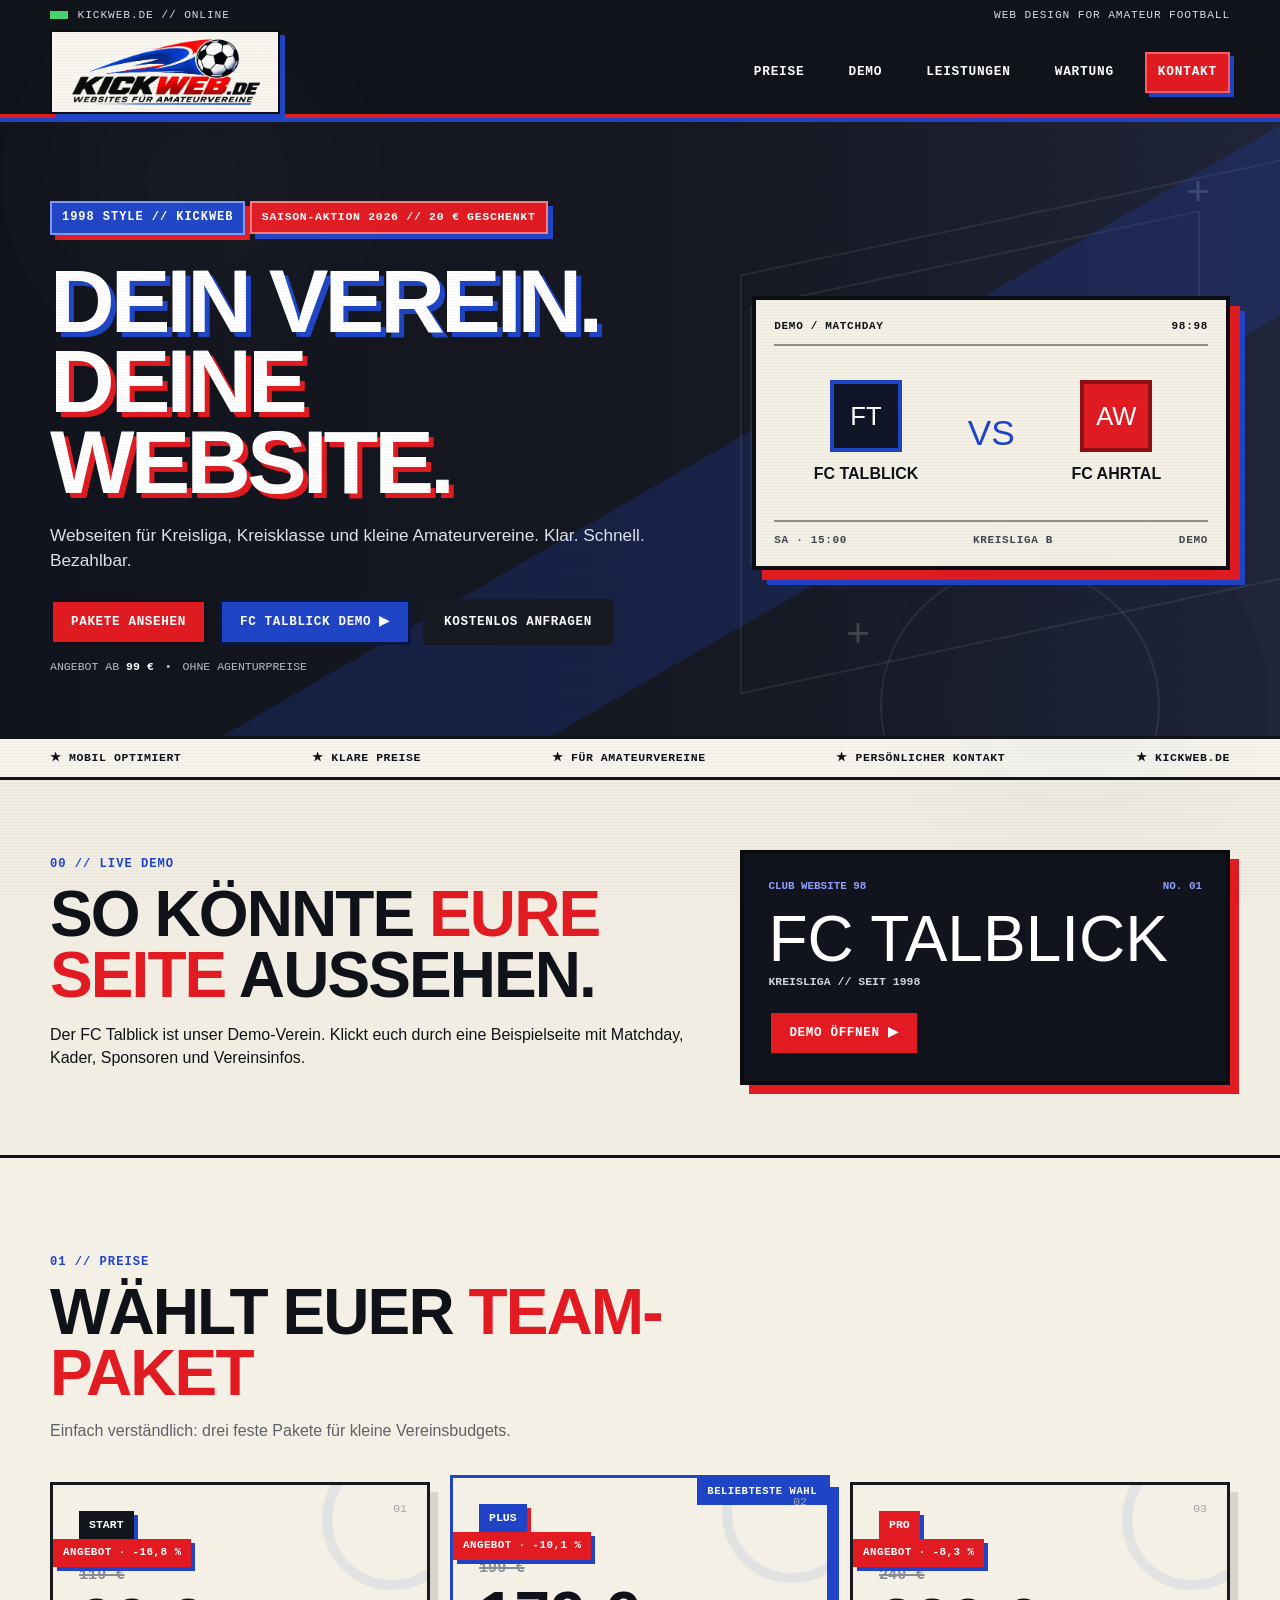
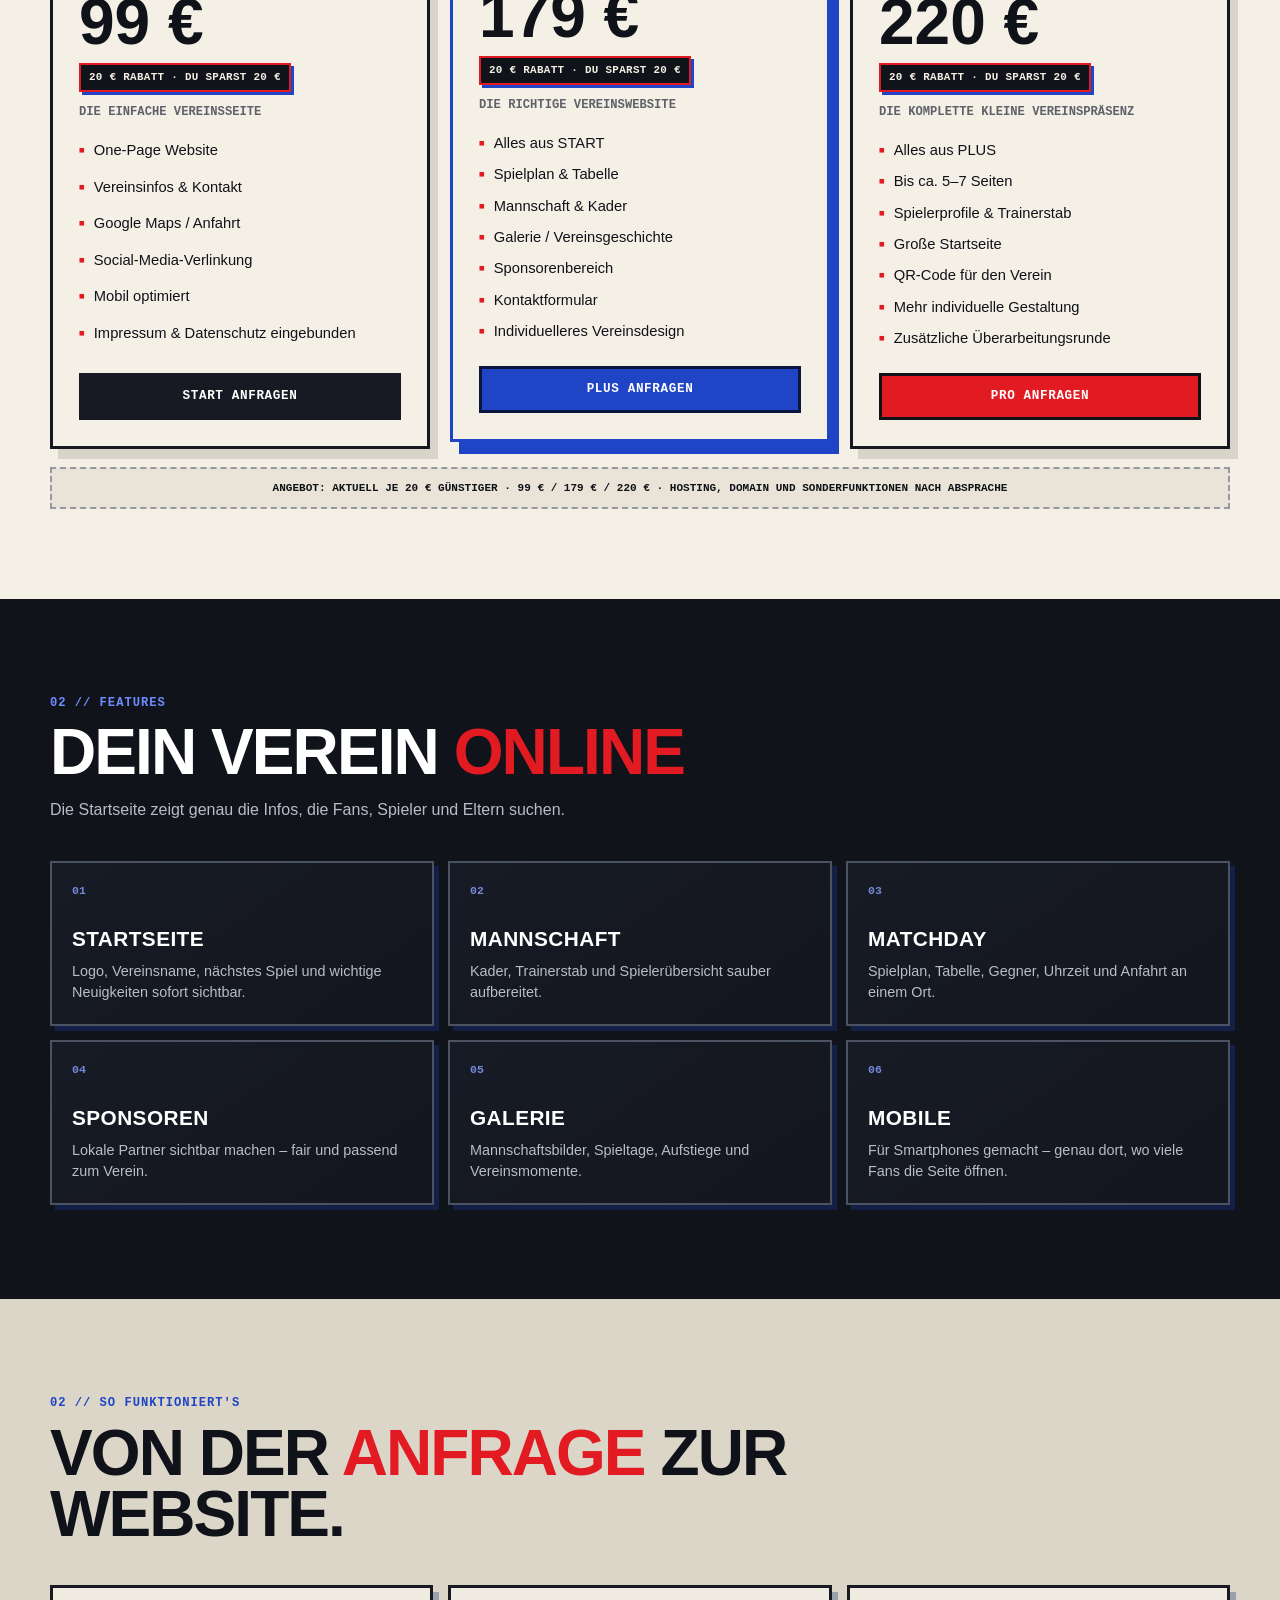
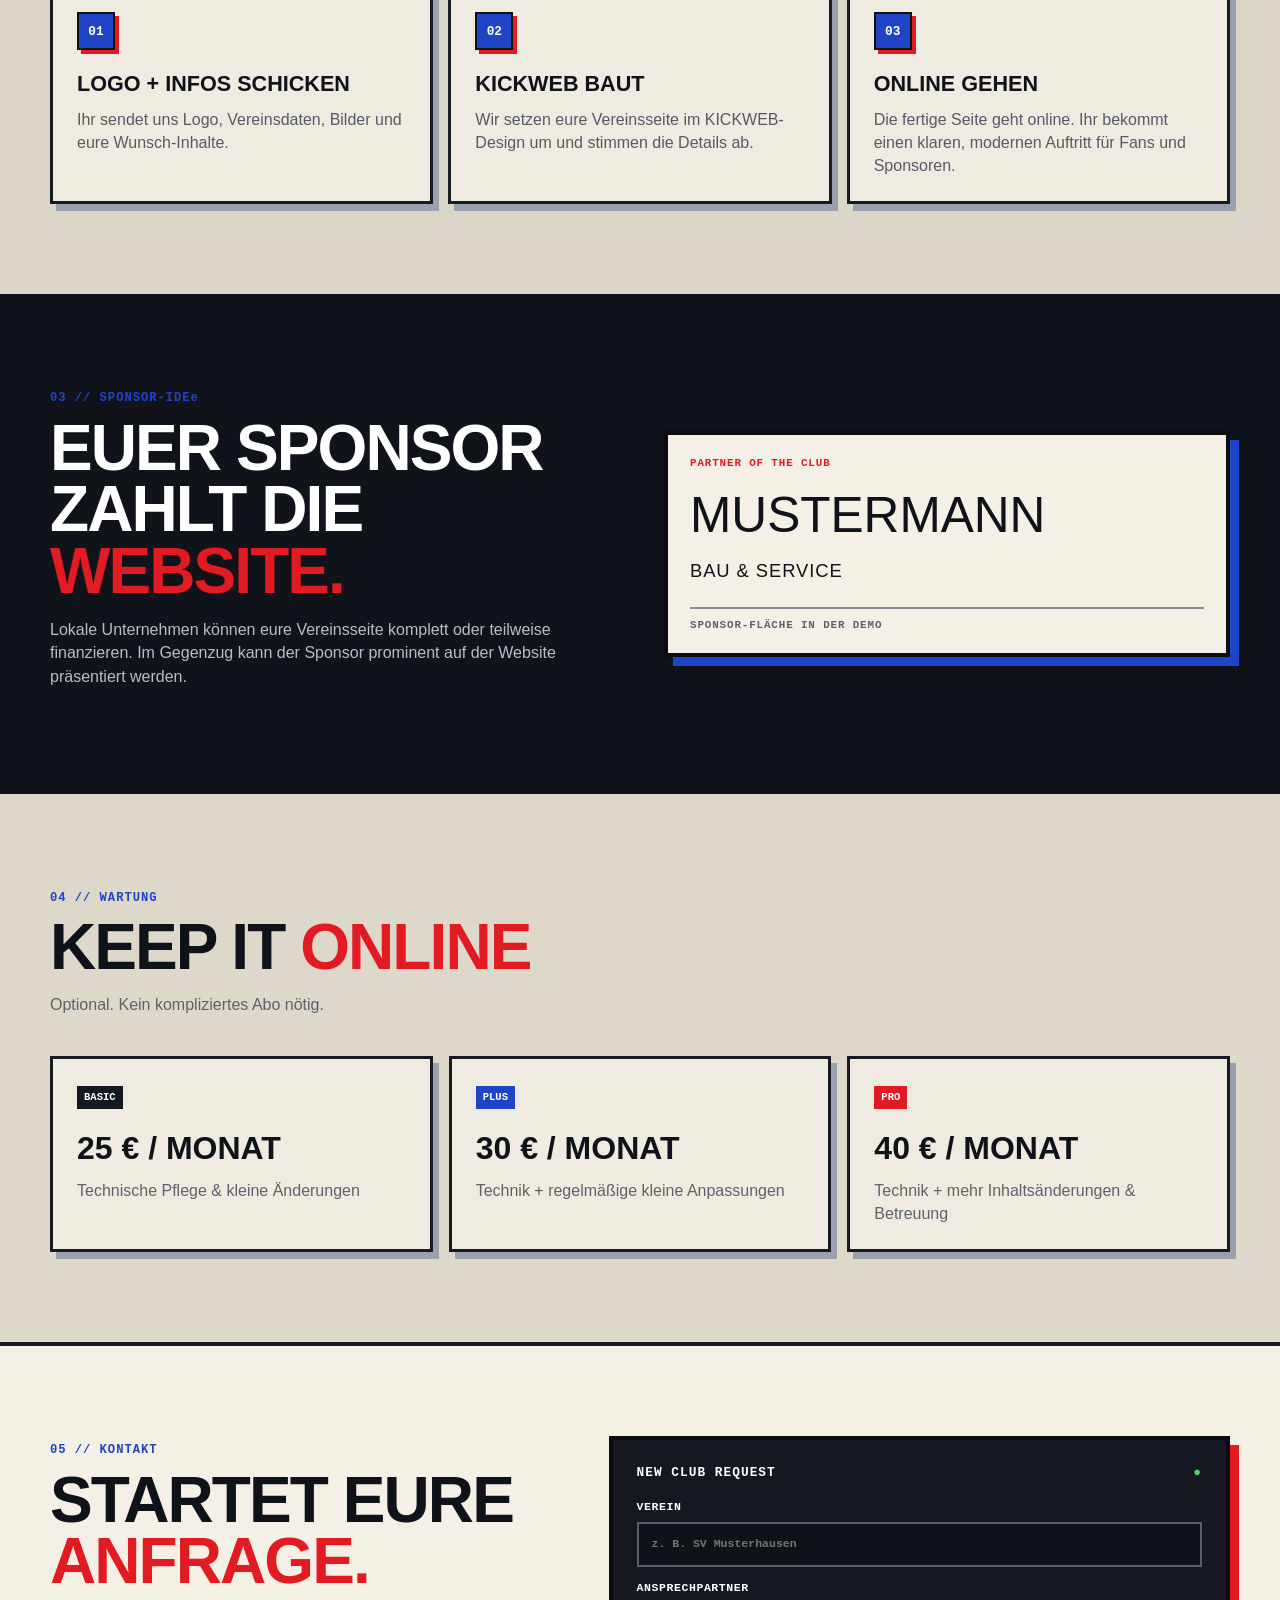
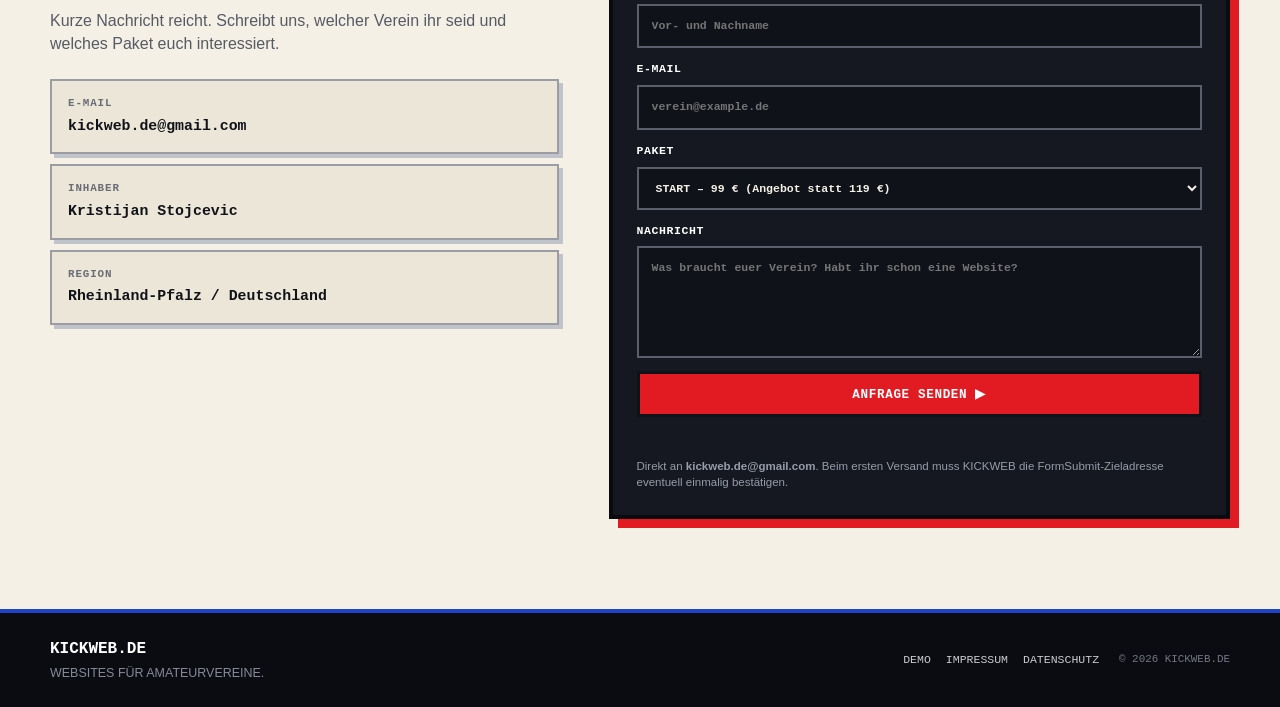
<file: index.html>
<!doctype html>
<html lang="de">
<head>
  <meta charset="utf-8">
  <meta name="viewport" content="width=device-width, initial-scale=1">
  <meta name="description" content="KICKWEB.DE – günstige Vereinswebseiten für Amateurfußballvereine.">
  <title>KICKWEB.DE // Vereinswebsites 98</title>
  <link rel="icon" href="assets/favicon.svg" type="image/svg+xml">
  <link rel="stylesheet" href="style.css">
</head>
<body>
  <div class="scanlines" aria-hidden="true"></div>

  <header class="site-header">
    <div class="topbar container">
      <div class="topbar-left"><span class="pixel-dot"></span> KICKWEB.DE // ONLINE</div>
      <div class="topbar-right">WEB DESIGN FOR AMATEUR FOOTBALL</div>
    </div>
    <div class="nav-wrap container">
      <a class="brand" href="#top" aria-label="KICKWEB Startseite">
        <img src="assets/kickweb-logo.png" alt="KICKWEB.DE">
      </a>
      <nav class="nav" aria-label="Hauptnavigation">
        <a href="#preise">PREISE</a>
        <a href="fc-talblick.html">DEMO</a>
        <a href="#leistungen">LEISTUNGEN</a>
        <a href="#wartung">WARTUNG</a>
        <a href="#kontakt" class="nav-cta">KONTAKT</a>
      </nav>
    </div>
  </header>

  <main id="top">
    <section class="hero">
      <div class="pitch-bg" aria-hidden="true">
        <span class="pitch-line line-1"></span>
        <span class="pitch-line line-2"></span>
        <span class="pitch-circle"></span>
        <span class="pixel-star star-1">+</span>
        <span class="pixel-star star-2">+</span>
      </div>
      <div class="container hero-grid">
        <div class="hero-copy">
          <div class="retro-badge">1998 STYLE // KICKWEB</div>
          <div class="season-badge">SAISON-AKTION 2026 // 20 € GESCHENKT</div>
          <h1>DEIN VEREIN.<br><span>DEINE WEBSITE.</span></h1>
          <p class="hero-lead">Webseiten für Kreisliga, Kreisklasse und kleine Amateurvereine. Klar. Schnell. Bezahlbar.</p>
          <div class="hero-actions">
            <a class="btn btn-red" href="#preise">PAKETE ANSEHEN</a>
            <a class="btn btn-blue" href="fc-talblick.html">FC TALBLICK DEMO ▶</a>
            <a class="btn btn-dark" href="#kontakt">KOSTENLOS ANFRAGEN</a>
          </div>
          <div class="hero-meta">
            <span>ANGEBOT AB <strong>99 €</strong></span>
            <span>•</span>
            <span>OHNE AGENTURPREISE</span>
          </div>
        </div>

        <div class="match-card">
          <div class="match-top">
            <span>DEMO / MATCHDAY</span>
            <span>98:98</span>
          </div>
          <div class="match-main">
            <div class="club">
              <div class="club-badge talblick">FT</div>
              <strong>FC TALBLICK</strong>
            </div>
            <div class="score">VS</div>
            <div class="club club-right">
              <div class="club-badge red">AW</div>
              <strong>FC AHRTAL</strong>
            </div>
          </div>
          <div class="match-footer">
            <span>SA · 15:00</span>
            <span>KREISLIGA B</span>
            <span>DEMO</span>
          </div>
        </div>
      </div>
    </section>

    <section class="ticker" aria-label="KICKWEB Vorteile">
      <div class="ticker-track container">
        <span>★ MOBIL OPTIMIERT</span><span>★ KLARE PREISE</span><span>★ FÜR AMATEURVEREINE</span><span>★ PERSÖNLICHER KONTAKT</span><span>★ KICKWEB.DE</span>
      </div>
    </section>

    <section class="section demo-highlight">
      <div class="container demo-highlight-grid">
        <div>
          <span class="section-kicker">00 // LIVE DEMO</span>
          <h2>SO KÖNNTE <span>EURE SEITE</span> AUSSEHEN.</h2>
          <p>Der FC Talblick ist unser Demo-Verein. Klickt euch durch eine Beispielseite mit Matchday, Kader, Sponsoren und Vereinsinfos.</p>
        </div>
        <div class="demo-ticket">
          <div class="demo-ticket-top"><span>CLUB WEBSITE 98</span><span>NO. 01</span></div>
          <strong>FC TALBLICK</strong>
          <span>KREISLIGA // SEIT 1998</span>
          <a class="btn btn-red" href="fc-talblick.html">DEMO ÖFFNEN ▶</a>
        </div>
      </div>
    </section>

    <section class="section" id="preise">
      <div class="container">
        <div class="section-heading retro-heading">
          <span class="section-kicker">01 // PREISE</span>
          <h2>WÄHLT EUER <span>TEAM-PAKET</span></h2>
          <p>Einfach verständlich: drei feste Pakete für kleine Vereinsbudgets.</p>
        </div>

        <div class="pricing-grid">
          <article class="price-card">
            <div class="card-ribbon">START</div>
            <div class="sale-badge">ANGEBOT · -16,8 %</div>
            <div class="card-no">01</div>
            <div class="price-old">119 €</div><h3>99 €</h3><div class="price-save">20 € RABATT · DU SPARST 20 €</div>
            <p class="price-sub">DIE EINFACHE VEREINSSEITE</p>
            <ul>
              <li>One-Page Website</li>
              <li>Vereinsinfos & Kontakt</li>
              <li>Google Maps / Anfahrt</li>
              <li>Social-Media-Verlinkung</li>
              <li>Mobil optimiert</li>
              <li>Impressum & Datenschutz eingebunden</li>
            </ul>
            <a href="#kontakt" class="btn btn-dark">START ANFRAGEN</a>
          </article>

          <article class="price-card featured">
            <div class="featured-stamp">BELIEBTESTE WAHL</div>
            <div class="sale-badge">ANGEBOT · -10,1 %</div>
            <div class="card-ribbon blue">PLUS</div>
            <div class="card-no">02</div>
            <div class="price-old">199 €</div><h3>179 €</h3><div class="price-save">20 € RABATT · DU SPARST 20 €</div>
            <p class="price-sub">DIE RICHTIGE VEREINSWEBSITE</p>
            <ul>
              <li>Alles aus START</li>
              <li>Spielplan & Tabelle</li>
              <li>Mannschaft & Kader</li>
              <li>Galerie / Vereinsgeschichte</li>
              <li>Sponsorenbereich</li>
              <li>Kontaktformular</li>
              <li>Individuelleres Vereinsdesign</li>
            </ul>
            <a href="#kontakt" class="btn btn-blue">PLUS ANFRAGEN</a>
          </article>

          <article class="price-card">
            <div class="card-ribbon red">PRO</div>
            <div class="sale-badge">ANGEBOT · -8,3 %</div>
            <div class="card-no">03</div>
            <div class="price-old">240 €</div><h3>220 €</h3><div class="price-save">20 € RABATT · DU SPARST 20 €</div>
            <p class="price-sub">DIE KOMPLETTE KLEINE VEREINSPRÄSENZ</p>
            <ul>
              <li>Alles aus PLUS</li>
              <li>Bis ca. 5–7 Seiten</li>
              <li>Spielerprofile & Trainerstab</li>
              <li>Große Startseite</li>
              <li>QR-Code für den Verein</li>
              <li>Mehr individuelle Gestaltung</li>
              <li>Zusätzliche Überarbeitungsrunde</li>
            </ul>
            <a href="#kontakt" class="btn btn-red">PRO ANFRAGEN</a>
          </article>
        </div>

        <div class="pricing-note pixel-box">ANGEBOT: AKTUELL JE 20 € GÜNSTIGER · 99 € / 179 € / 220 € · HOSTING, DOMAIN UND SONDERFUNKTIONEN NACH ABSPRACHE</div>
      </div>
    </section>

    <section class="section game-section" id="leistungen">
      <div class="container">
        <div class="section-heading retro-heading light">
          <span class="section-kicker">02 // FEATURES</span>
          <h2>DEIN VEREIN <span>ONLINE</span></h2>
          <p>Die Startseite zeigt genau die Infos, die Fans, Spieler und Eltern suchen.</p>
        </div>
        <div class="feature-grid">
          <div class="feature-panel"><span>01</span><strong>STARTSEITE</strong><p>Logo, Vereinsname, nächstes Spiel und wichtige Neuigkeiten sofort sichtbar.</p></div>
          <div class="feature-panel"><span>02</span><strong>MANNSCHAFT</strong><p>Kader, Trainerstab und Spielerübersicht sauber aufbereitet.</p></div>
          <div class="feature-panel"><span>03</span><strong>MATCHDAY</strong><p>Spielplan, Tabelle, Gegner, Uhrzeit und Anfahrt an einem Ort.</p></div>
          <div class="feature-panel"><span>04</span><strong>SPONSOREN</strong><p>Lokale Partner sichtbar machen – fair und passend zum Verein.</p></div>
          <div class="feature-panel"><span>05</span><strong>GALERIE</strong><p>Mannschaftsbilder, Spieltage, Aufstiege und Vereinsmomente.</p></div>
          <div class="feature-panel"><span>06</span><strong>MOBILE</strong><p>Für Smartphones gemacht – genau dort, wo viele Fans die Seite öffnen.</p></div>
        </div>
      </div>
    </section>

    <section class="section process-section">
      <div class="container">
        <div class="section-heading retro-heading">
          <span class="section-kicker">02 // SO FUNKTIONIERT'S</span>
          <h2>VON DER <span>ANFRAGE</span> ZUR WEBSITE.</h2>
        </div>
        <div class="process-grid">
          <div class="process-card"><span>01</span><strong>LOGO + INFOS SCHICKEN</strong><p>Ihr sendet uns Logo, Vereinsdaten, Bilder und eure Wunsch-Inhalte.</p></div>
          <div class="process-card"><span>02</span><strong>KICKWEB BAUT</strong><p>Wir setzen eure Vereinsseite im KICKWEB-Design um und stimmen die Details ab.</p></div>
          <div class="process-card"><span>03</span><strong>ONLINE GEHEN</strong><p>Die fertige Seite geht online. Ihr bekommt einen klaren, modernen Auftritt für Fans und Sponsoren.</p></div>
        </div>
      </div>
    </section>

    <section class="section sponsor-section">
      <div class="container sponsor-grid">
        <div>
          <span class="section-kicker">03 // SPONSOR-IDEe</span>
          <h2>EUER SPONSOR ZAHLT DIE <span>WEBSITE.</span></h2>
          <p>Lokale Unternehmen können eure Vereinsseite komplett oder teilweise finanzieren. Im Gegenzug kann der Sponsor prominent auf der Website präsentiert werden.</p>
        </div>
        <div class="sponsor-card">
          <div class="sponsor-top">PARTNER OF THE CLUB</div>
          <div class="sponsor-main">MUSTERMANN<br><span>BAU & SERVICE</span></div>
          <div class="sponsor-foot">SPONSOR-FLÄCHE IN DER DEMO</div>
        </div>
      </div>
    </section>

    <section class="section maintenance" id="wartung">
      <div class="container">
        <div class="section-heading retro-heading">
          <span class="section-kicker">04 // WARTUNG</span>
          <h2>KEEP IT <span>ONLINE</span></h2>
          <p>Optional. Kein kompliziertes Abo nötig.</p>
        </div>
        <div class="maintenance-grid">
          <div class="maintenance-card"><span class="tiny-tag">BASIC</span><strong>25 € / MONAT</strong><p>Technische Pflege & kleine Änderungen</p></div>
          <div class="maintenance-card"><span class="tiny-tag blue">PLUS</span><strong>30 € / MONAT</strong><p>Technik + regelmäßige kleine Anpassungen</p></div>
          <div class="maintenance-card"><span class="tiny-tag red">PRO</span><strong>40 € / MONAT</strong><p>Technik + mehr Inhaltsänderungen & Betreuung</p></div>
        </div>
      </div>
    </section>

    <section class="section contact-section" id="kontakt">
      <div class="container contact-grid">
        <div>
          <span class="section-kicker">05 // KONTAKT</span>
          <h2>STARTET EURE <span>ANFRAGE.</span></h2>
          <p>Kurze Nachricht reicht. Schreibt uns, welcher Verein ihr seid und welches Paket euch interessiert.</p>
          <div class="contact-box">
            <div><span>E-MAIL</span><strong>kickweb.de@gmail.com</strong></div>
            <div><span>INHABER</span><strong>Kristijan Stojcevic</strong></div>
            <div><span>REGION</span><strong>Rheinland-Pfalz / Deutschland</strong></div>
          </div>
        </div>
        <form class="contact-form" id="contactForm" action="https://formsubmit.co/ajax/kickweb.de@gmail.com" method="POST">
          <input type="hidden" name="_subject" value="Neue KICKWEB Anfrage">
          <input type="hidden" name="_captcha" value="false">
          <input type="hidden" name="_template" value="table">
          <input type="hidden" name="_url" value="https://kickweb.de/">
          <input type="text" name="_honey" tabindex="-1" autocomplete="off" aria-hidden="true" class="honeypot">
          <div class="form-title">NEW CLUB REQUEST <span>●</span></div>
          <label>VEREIN<input name="verein" type="text" placeholder="z. B. SV Musterhausen" required></label>
          <label>ANSPRECHPARTNER<input name="name" type="text" placeholder="Vor- und Nachname" required></label>
          <label>E-MAIL<input name="email" type="email" placeholder="verein@example.de" required></label>
          <label>PAKET
            <select name="paket" required>
              <option value="START – 99 € (Angebot statt 119 €)">START – 99 € (Angebot statt 119 €)</option>
              <option value="PLUS – 179 € (Angebot statt 199 €)">PLUS – 179 € (Angebot statt 199 €)</option>
              <option value="PRO – 220 € (Angebot statt 240 €)">PRO – 220 € (Angebot statt 240 €)</option>
              <option value="NOCH UNSICHER">NOCH UNSICHER</option>
            </select>
          </label>
          <label>NACHRICHT<textarea name="nachricht" rows="5" placeholder="Was braucht euer Verein? Habt ihr schon eine Website?" required></textarea></label>
          <button class="btn btn-red btn-full" id="submitButton" type="submit">ANFRAGE SENDEN ▶</button>
          <div class="form-status" id="formStatus" role="status" aria-live="polite"></div>
          <p class="form-note">Direkt an <strong>kickweb.de@gmail.com</strong>. Beim ersten Versand muss KICKWEB die FormSubmit-Zieladresse eventuell einmalig bestätigen.</p>
        </form>
      </div>
    </section>
  </main>

  <footer class="footer">
    <div class="container footer-grid">
      <div><strong>KICKWEB.DE</strong><span>WEBSITES FÜR AMATEURVEREINE.</span></div>
      <div class="footer-links"><a href="fc-talblick.html">DEMO</a><a href="impressum.html">IMPRESSUM</a><a href="datenschutz.html">DATENSCHUTZ</a></div>
      <div class="copyright">© 2026 KICKWEB.DE</div>
    </div>
  </footer>

  <script src="script.js"></script>
</body>
</html>
</file>
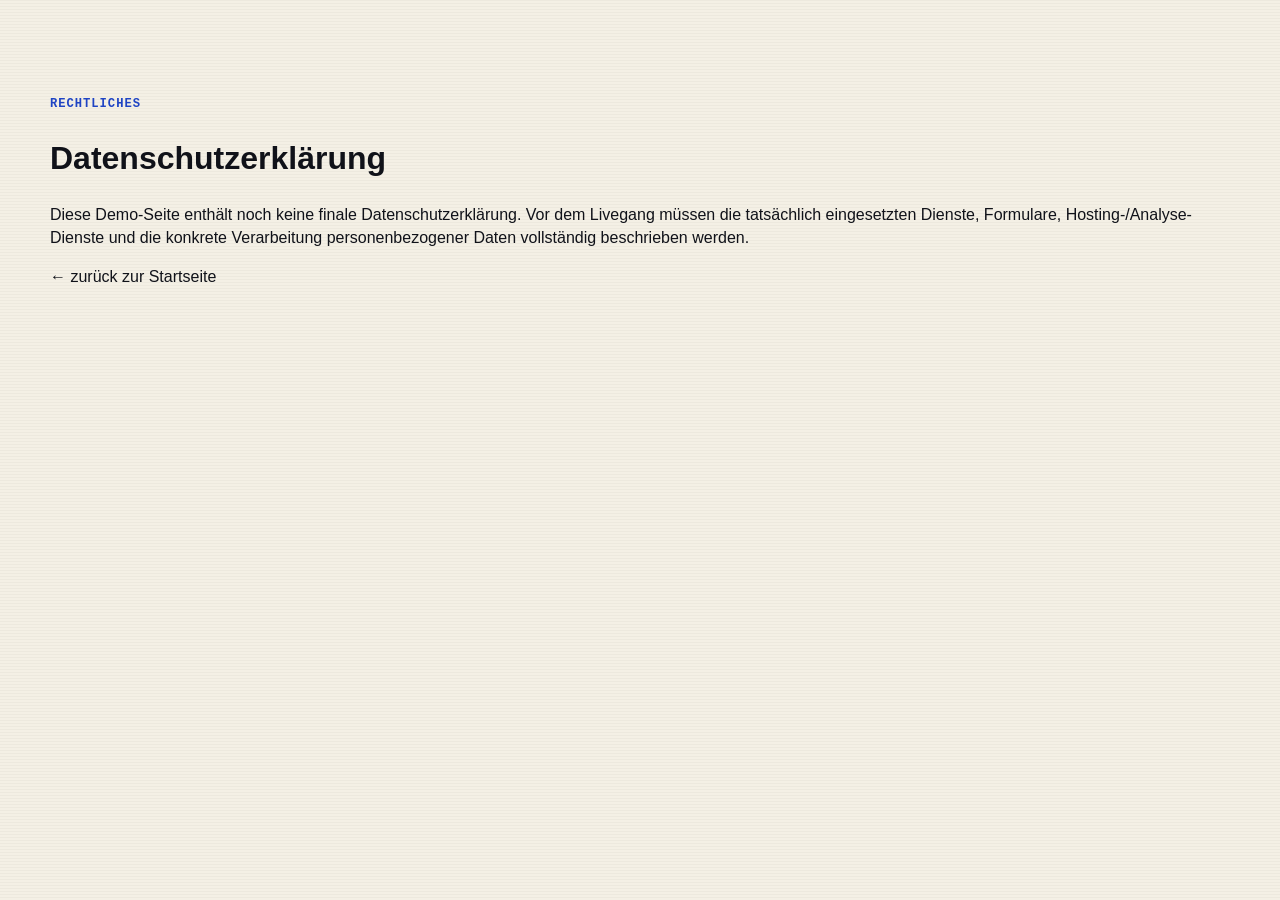
<file: datenschutz.html>
<!doctype html>
<html lang="de"><head><meta charset="utf-8"><meta name="viewport" content="width=device-width,initial-scale=1"><title>Datenschutz – KICKWEB.DE</title><link rel="stylesheet" href="style.css"></head>
<body><main class="section"><div class="container"><span class="section-kicker">RECHTLICHES</span><h1>Datenschutzerklärung</h1><p>Diese Demo-Seite enthält noch keine finale Datenschutzerklärung. Vor dem Livegang müssen die tatsächlich eingesetzten Dienste, Formulare, Hosting-/Analyse-Dienste und die konkrete Verarbeitung personenbezogener Daten vollständig beschrieben werden.</p><p><a href="index.html">← zurück zur Startseite</a></p></div></main></body></html>
</file>
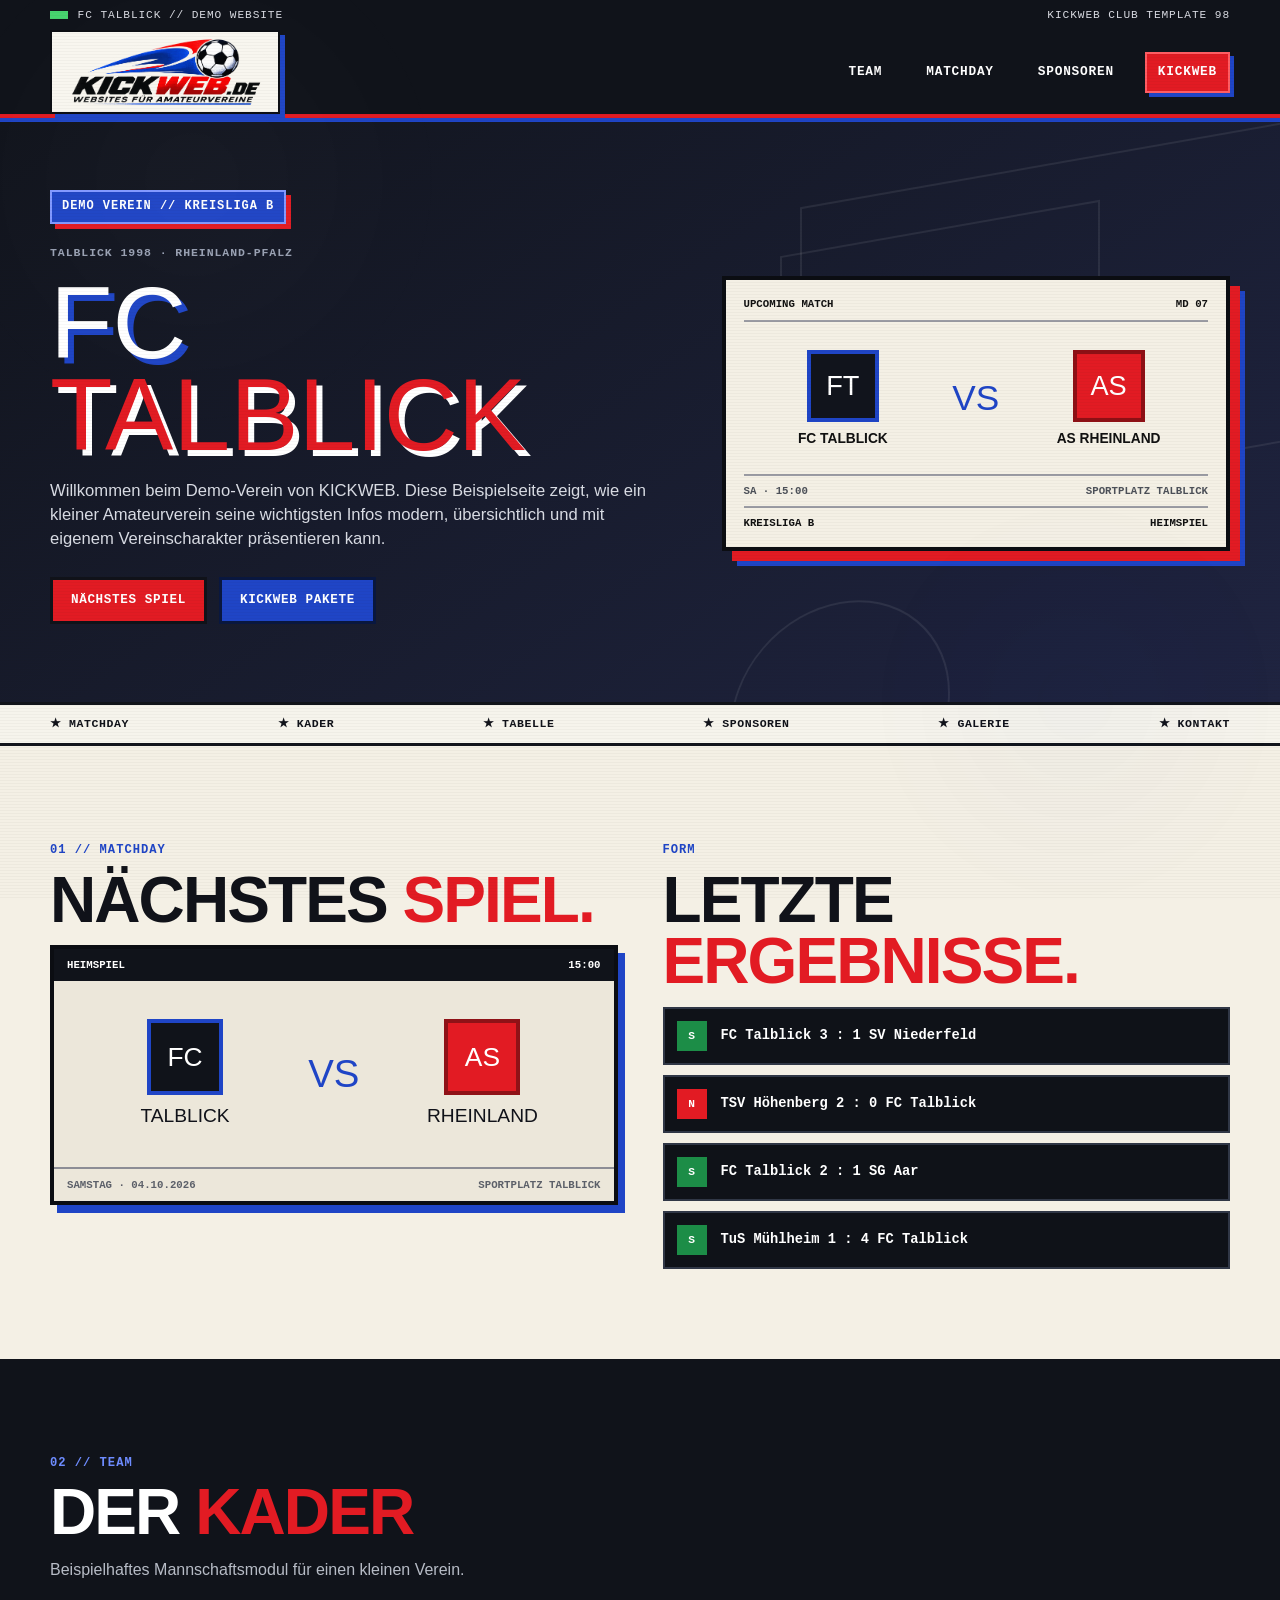
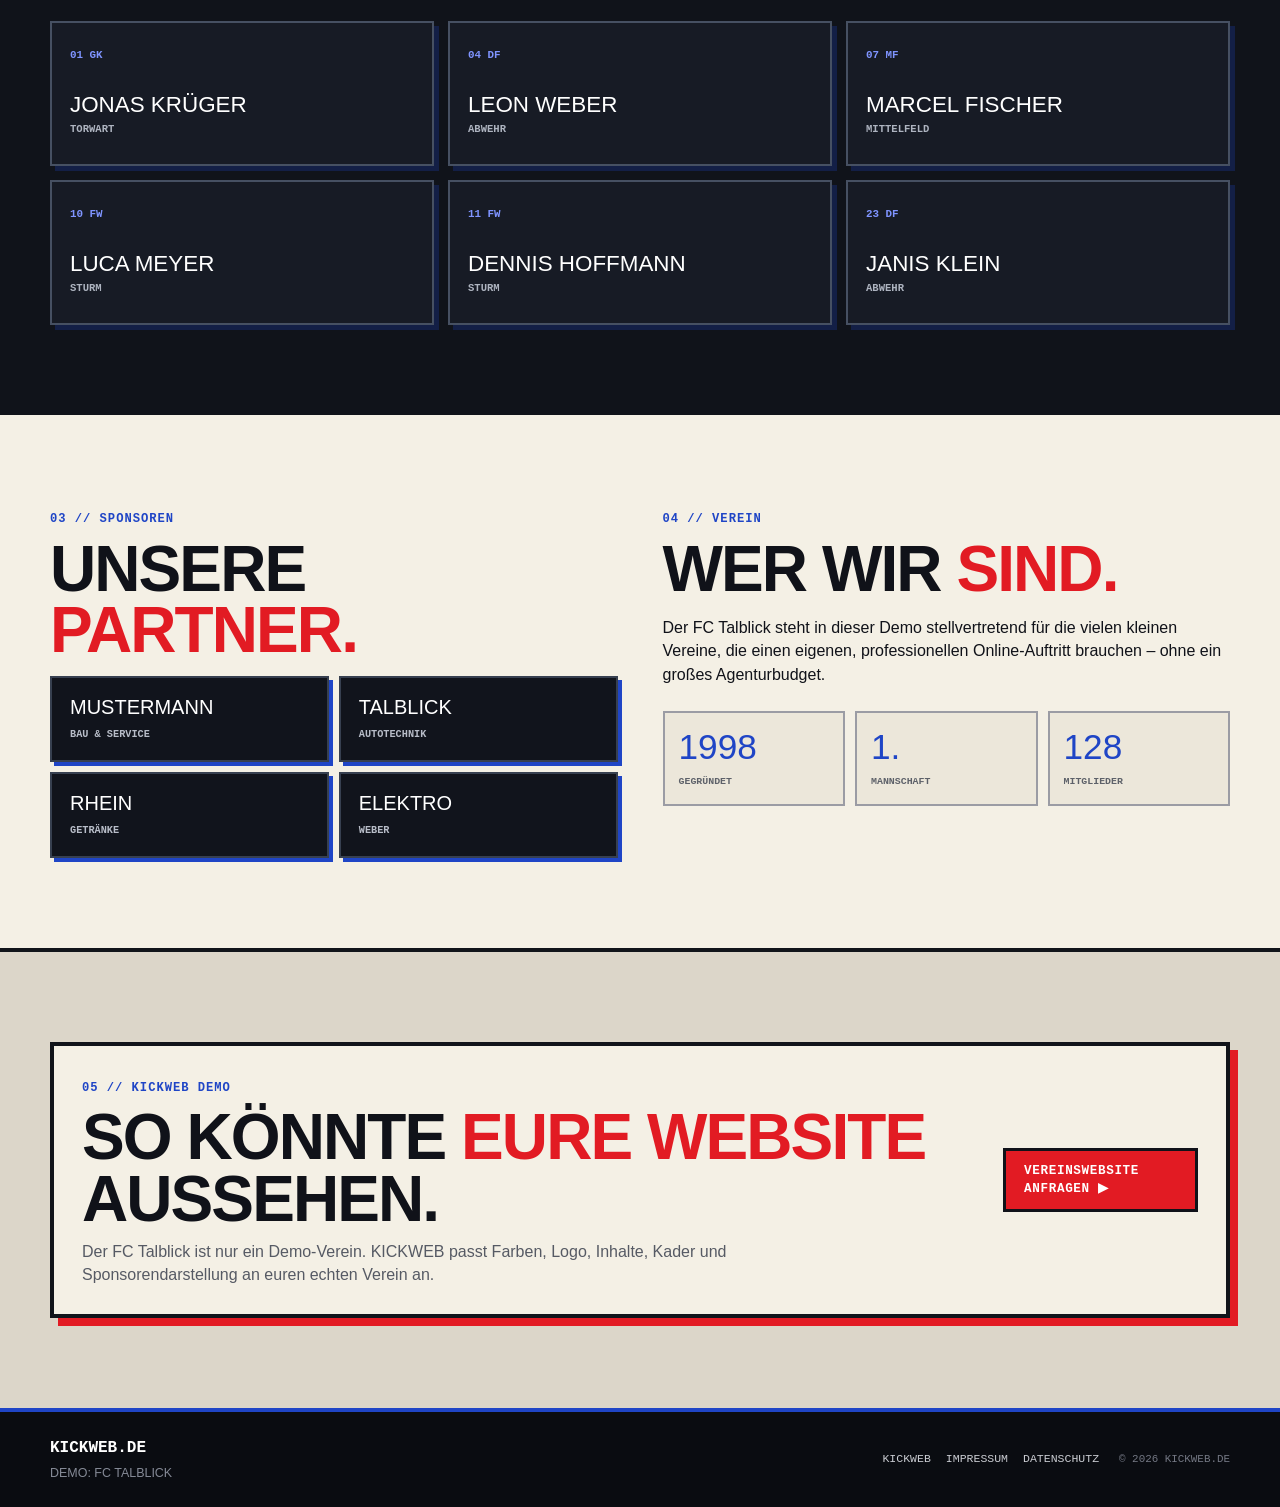
<file: fc-talblick.html>
<!doctype html>
<html lang="de">
<head>
  <meta charset="utf-8">
  <meta name="viewport" content="width=device-width, initial-scale=1">
  <meta name="description" content="FC Talblick – KICKWEB Demo-Vereinswebsite im 1998er Sports-Game-Stil.">
  <title>FC Talblick // KICKWEB Demo</title>
  <link rel="icon" href="assets/favicon.svg" type="image/svg+xml">
  <link rel="stylesheet" href="style.css">
</head>
<body class="club-demo-page">
  <div class="scanlines" aria-hidden="true"></div>
  <header class="site-header">
    <div class="topbar container"><div class="topbar-left"><span class="pixel-dot"></span> FC TALBLICK // DEMO WEBSITE</div><div class="topbar-right">KICKWEB CLUB TEMPLATE 98</div></div>
    <div class="nav-wrap container">
      <a class="brand demo-brand" href="index.html" aria-label="KICKWEB Startseite"><img src="assets/kickweb-logo.png" alt="KICKWEB.DE"></a>
      <nav class="nav" aria-label="Vereinsnavigation">
        <a href="#team">TEAM</a><a href="#matchday">MATCHDAY</a><a href="#sponsoren">SPONSOREN</a><a href="index.html#kontakt" class="nav-cta">KICKWEB</a>
      </nav>
    </div>
  </header>

  <main>
    <section class="club-hero">
      <div class="club-hero-bg" aria-hidden="true"><span></span><span></span><span></span></div>
      <div class="container club-hero-grid">
        <div>
          <div class="retro-badge">DEMO VEREIN // KREISLIGA B</div>
          <p class="club-code">TALBLICK 1998 · RHEINLAND-PFALZ</p>
          <h1>FC <span>TALBLICK</span></h1>
          <p class="club-lead">Willkommen beim Demo-Verein von KICKWEB. Diese Beispielseite zeigt, wie ein kleiner Amateurverein seine wichtigsten Infos modern, übersichtlich und mit eigenem Vereinscharakter präsentieren kann.</p>
          <div class="hero-actions"><a class="btn btn-red" href="#matchday">NÄCHSTES SPIEL</a><a class="btn btn-blue" href="index.html#preise">KICKWEB PAKETE</a></div>
        </div>
        <aside class="club-scoreboard">
          <div class="score-title"><span>UPCOMING MATCH</span><strong>MD 07</strong></div>
          <div class="score-vs"><div><div class="club-mini crest-blue">FT</div><strong>FC TALBLICK</strong></div><b>VS</b><div><div class="club-mini crest-red">AS</div><strong>AS RHEINLAND</strong></div></div>
          <div class="score-info"><span>SA · 15:00</span><span>SPORTPLATZ TALBLICK</span></div>
          <div class="score-bottom"><span>KREISLIGA B</span><span>HEIMSPIEL</span></div>
        </aside>
      </div>
    </section>

    <section class="ticker"><div class="ticker-track container"><span>★ MATCHDAY</span><span>★ KADER</span><span>★ TABELLE</span><span>★ SPONSOREN</span><span>★ GALERIE</span><span>★ KONTAKT</span></div></section>

    <section class="section club-section" id="matchday">
      <div class="container club-grid-2">
        <div>
          <span class="section-kicker">01 // MATCHDAY</span>
          <h2>NÄCHSTES <span>SPIEL.</span></h2>
          <div class="match-board">
            <div class="match-board-top"><span>HEIMSPIEL</span><span>15:00</span></div>
            <div class="big-match"><div><span>FC</span><strong>TALBLICK</strong></div><b>VS</b><div><span>AS</span><strong>RHEINLAND</strong></div></div>
            <div class="match-board-bottom"><span>SAMSTAG · 04.10.2026</span><span>SPORTPLATZ TALBLICK</span></div>
          </div>
        </div>
        <div>
          <span class="section-kicker">FORM</span>
          <h2>LETZTE <span>ERGEBNISSE.</span></h2>
          <div class="results-list">
            <div><b>S</b><span>FC Talblick 3 : 1 SV Niederfeld</span></div>
            <div><b>N</b><span>TSV Höhenberg 2 : 0 FC Talblick</span></div>
            <div><b>S</b><span>FC Talblick 2 : 1 SG Aar</span></div>
            <div><b>S</b><span>TuS Mühlheim 1 : 4 FC Talblick</span></div>
          </div>
        </div>
      </div>
    </section>

    <section class="section game-section" id="team">
      <div class="container">
        <div class="section-heading retro-heading light"><span class="section-kicker">02 // TEAM</span><h2>DER <span>KADER</span></h2><p>Beispielhaftes Mannschaftsmodul für einen kleinen Verein.</p></div>
        <div class="squad-grid">
          <div class="player-card"><span>01 GK</span><strong>JONAS KRÜGER</strong><small>TORWART</small></div>
          <div class="player-card"><span>04 DF</span><strong>LEON WEBER</strong><small>ABWEHR</small></div>
          <div class="player-card"><span>07 MF</span><strong>MARCEL FISCHER</strong><small>MITTELFELD</small></div>
          <div class="player-card"><span>10 FW</span><strong>LUCA MEYER</strong><small>STURM</small></div>
          <div class="player-card"><span>11 FW</span><strong>DENNIS HOFFMANN</strong><small>STURM</small></div>
          <div class="player-card"><span>23 DF</span><strong>JANIS KLEIN</strong><small>ABWEHR</small></div>
        </div>
      </div>
    </section>

    <section class="section club-section" id="sponsoren">
      <div class="container club-grid-2">
        <div>
          <span class="section-kicker">03 // SPONSOREN</span>
          <h2>UNSERE <span>PARTNER.</span></h2>
          <div class="partner-grid"><div>MUSTERMANN<br><span>BAU & SERVICE</span></div><div>TALBLICK<br><span>AUTOTECHNIK</span></div><div>RHEIN<br><span>GETRÄNKE</span></div><div>ELEKTRO<br><span>WEBER</span></div></div>
        </div>
        <div>
          <span class="section-kicker">04 // VEREIN</span>
          <h2>WER WIR <span>SIND.</span></h2>
          <p>Der FC Talblick steht in dieser Demo stellvertretend für die vielen kleinen Vereine, die einen eigenen, professionellen Online-Auftritt brauchen – ohne ein großes Agenturbudget.</p>
          <div class="club-stats"><div><b>1998</b><span>GEGRÜNDET</span></div><div><b>1.</b><span>MANNSCHAFT</span></div><div><b>128</b><span>MITGLIEDER</span></div></div>
        </div>
      </div>
    </section>

    <section class="section demo-cta"><div class="container demo-cta-box"><div><span class="section-kicker">05 // KICKWEB DEMO</span><h2>SO KÖNNTE <span>EURE WEBSITE</span> AUSSEHEN.</h2><p>Der FC Talblick ist nur ein Demo-Verein. KICKWEB passt Farben, Logo, Inhalte, Kader und Sponsorendarstellung an euren echten Verein an.</p></div><a class="btn btn-red" href="index.html#kontakt">VEREINSWEBSITE ANFRAGEN ▶</a></div></section>
  </main>

  <footer class="footer"><div class="container footer-grid"><div><strong>KICKWEB.DE</strong><span>DEMO: FC TALBLICK</span></div><div class="footer-links"><a href="index.html">KICKWEB</a><a href="impressum.html">IMPRESSUM</a><a href="datenschutz.html">DATENSCHUTZ</a></div><div class="copyright">© 2026 KICKWEB.DE</div></div></footer>
</body>
</html>
</file>
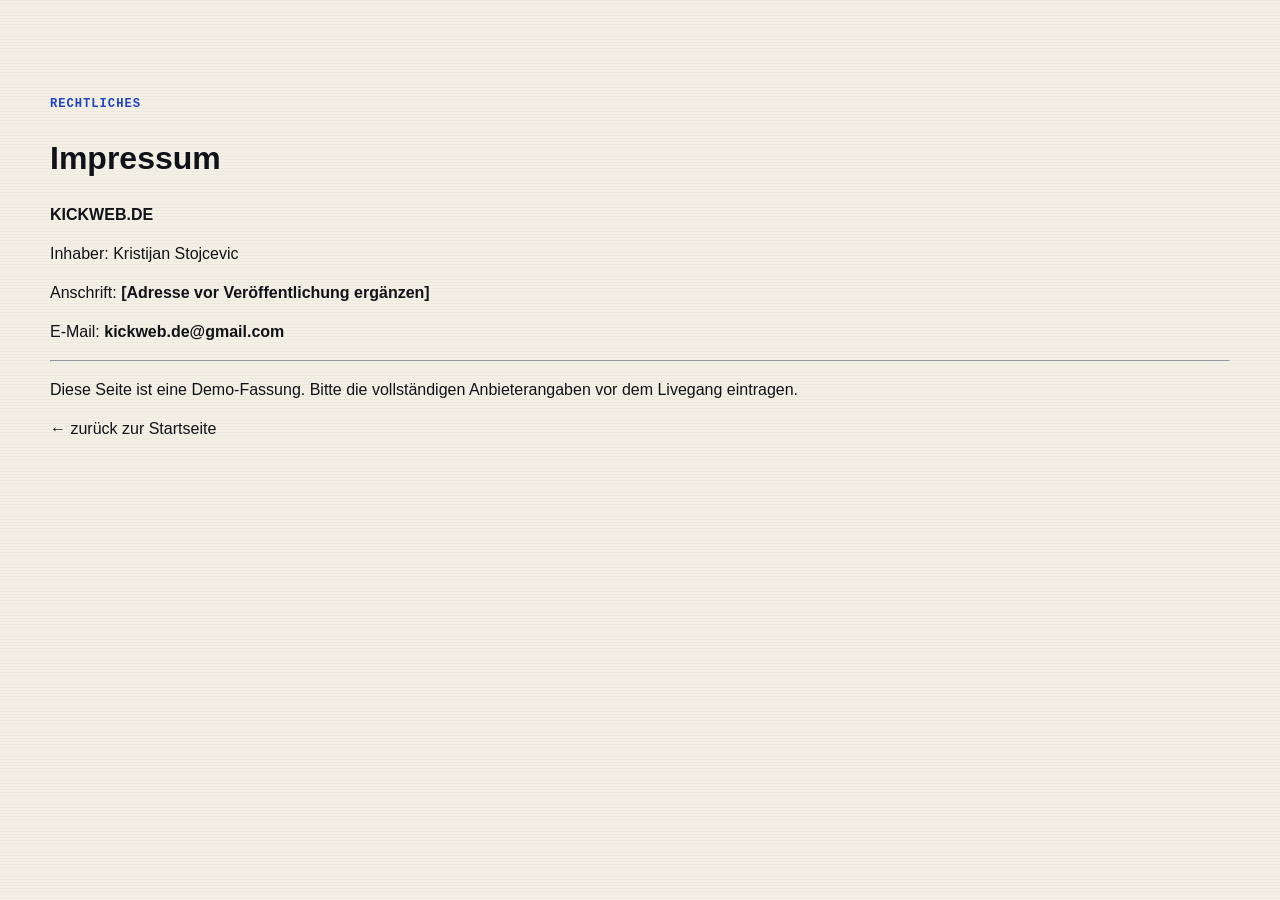
<file: impressum.html>
<!doctype html>
<html lang="de"><head><meta charset="utf-8"><meta name="viewport" content="width=device-width,initial-scale=1"><title>Impressum – KICKWEB.DE</title><link rel="stylesheet" href="style.css"></head>
<body><main class="section"><div class="container"><span class="section-kicker">RECHTLICHES</span><h1>Impressum</h1><p><strong>KICKWEB.DE</strong></p><p>Inhaber: Kristijan Stojcevic</p><p>Anschrift: <strong>[Adresse vor Veröffentlichung ergänzen]</strong></p><p>E-Mail: <strong>kickweb.de@gmail.com</strong></p><hr><p>Diese Seite ist eine Demo-Fassung. Bitte die vollständigen Anbieterangaben vor dem Livegang eintragen.</p><p><a href="index.html">← zurück zur Startseite</a></p></div></main></body></html>
</file>
<file: style.css>
:root{
  --bg:#10131a;
  --bg2:#171b25;
  --panel:#f4f0e5;
  --panel2:#ebe5d7;
  --ink:#101219;
  --muted:#5f616a;
  --line:#b3b3bb;
  --red:#e21b23;
  --blue:#1f45c6;
  --green:#1c8d47;
  --white:#f8f6ef;
  --shadow:8px 10px 0 rgba(8,10,14,.12);
  --max:1180px;
}
*{box-sizing:border-box}
html{scroll-behavior:smooth}
body{margin:0;background:var(--panel);color:var(--ink);font-family:Arial,Helvetica,sans-serif;line-height:1.45;overflow-x:hidden}
body:before{content:"";position:fixed;inset:0;pointer-events:none;z-index:50;background:repeating-linear-gradient(to bottom,rgba(0,0,0,.055) 0,rgba(0,0,0,.055) 1px,transparent 1px,transparent 3px);mix-blend-mode:multiply;opacity:.45}
.scanlines{position:fixed;inset:0;pointer-events:none;z-index:60;opacity:.09;background:radial-gradient(circle at 15% 20%,rgba(255,255,255,.25),transparent 22%),radial-gradient(circle at 84% 78%,rgba(31,69,198,.25),transparent 18%)}
a{color:inherit;text-decoration:none}
.container{width:min(var(--max),calc(100% - 36px));margin:0 auto}
.topbar{display:flex;justify-content:space-between;gap:20px;padding:7px 0;font-family:"Courier New",monospace;font-size:.7rem;letter-spacing:.08em;color:#dadce3;text-transform:uppercase}
.site-header{position:sticky;top:0;z-index:30;background:#10131a;color:#fff;border-bottom:4px solid var(--red);box-shadow:0 4px 0 var(--blue)}
.pixel-dot{display:inline-block;width:8px;height:8px;background:#47d46e;box-shadow:5px 0 0 #47d46e,10px 0 0 #47d46e;margin-right:12px;vertical-align:middle}
.nav-wrap{display:flex;align-items:center;justify-content:space-between;min-height:80px;gap:24px}
.brand{display:block;width:230px;background:#f8f6ef;padding:5px 8px;border:2px solid #0b0d12;box-shadow:5px 5px 0 var(--blue)}
.brand img{display:block;width:100%;height:auto}
.nav{display:flex;align-items:center;gap:18px;font-family:"Courier New",monospace;font-size:.8rem;font-weight:900;letter-spacing:.06em}
.nav a{padding:9px 11px;border:2px solid transparent}.nav a:hover{color:#fff;background:var(--blue);border-color:#9fb2ff}
.nav-cta{background:var(--red);border-color:#ff5d63!important;color:#fff!important;box-shadow:4px 4px 0 var(--blue)}
.hero{position:relative;background:linear-gradient(90deg,#11141c 0%,#161923 58%,#20253a 100%);color:#fff;padding:72px 0 60px;overflow:hidden}
.hero:after{content:"";position:absolute;inset:0;background:linear-gradient(150deg,transparent 0 55%,rgba(31,69,198,.22) 55% 69%,transparent 69%);pointer-events:none}
.pitch-bg{position:absolute;inset:0;pointer-events:none;overflow:hidden}
.pitch-line{position:absolute;border:2px solid rgba(255,255,255,.08);transform:skewY(-12deg)}
.line-1{width:720px;height:420px;right:-180px;top:80px}.line-2{width:450px;height:260px;right:80px;top:140px}.pitch-circle{position:absolute;width:280px;height:280px;border:2px solid rgba(255,255,255,.08);border-radius:50%;right:120px;bottom:-110px}.pixel-star{position:absolute;color:rgba(255,255,255,.18);font-family:"Courier New",monospace;font-size:40px}.star-1{right:70px;top:48px}.star-2{right:410px;bottom:70px}
.hero-grid{position:relative;z-index:2;display:grid;grid-template-columns:1.15fr .85fr;gap:56px;align-items:center}
.retro-badge{display:inline-block;padding:6px 10px;background:var(--blue);border:2px solid #8298ff;font-family:"Courier New",monospace;font-weight:900;font-size:.75rem;letter-spacing:.08em;box-shadow:5px 5px 0 var(--red)}
.hero h1,.section h2{font-family:Impact,"Arial Black",Arial,sans-serif;text-transform:uppercase}
.hero h1{font-size:clamp(3.2rem,7vw,6.6rem);line-height:.9;letter-spacing:-.045em;margin:26px 0 20px;text-shadow:5px 5px 0 var(--blue)}
.hero h1 span{color:#fff;text-shadow:5px 5px 0 var(--red)}
.hero-lead{max-width:640px;color:#dfe2eb;font-size:1.08rem;font-family:Arial,Helvetica,sans-serif}
.hero-actions{display:flex;flex-wrap:wrap;gap:12px;margin:26px 0 14px}.btn{display:inline-flex;align-items:center;justify-content:center;min-height:46px;padding:11px 18px;border:3px solid var(--ink);font-family:"Courier New",monospace;font-weight:900;font-size:.79rem;letter-spacing:.05em;cursor:pointer;transition:transform .12s ease,box-shadow .12s ease}
.btn:hover{transform:translate(-2px,-2px);box-shadow:6px 6px 0 var(--blue)}.btn-red{background:var(--red);color:#fff}.btn-blue{background:var(--blue);color:#fff;border-color:#09173f}.btn-dark{background:#171a22;color:#fff;border-color:#171a22}.btn-full{width:100%}
.hero-meta{display:flex;gap:11px;flex-wrap:wrap;font-family:"Courier New",monospace;font-size:.72rem;color:#b9bec9}.hero-meta strong{color:#fff}
.match-card{position:relative;background:var(--panel);color:var(--ink);border:4px solid #0b0d12;box-shadow:10px 10px 0 var(--red),15px 15px 0 var(--blue);padding:18px}
.match-top,.match-footer{display:flex;justify-content:space-between;gap:12px;font-family:"Courier New",monospace;font-size:.69rem;font-weight:900;letter-spacing:.06em;border-bottom:2px solid #8d8e94;padding-bottom:10px}.match-footer{border-top:2px solid #8d8e94;border-bottom:0;padding-top:10px;padding-bottom:0;color:#424650}
.match-main{display:grid;grid-template-columns:1fr auto 1fr;gap:10px;align-items:center;padding:34px 0}.club{text-align:center}.club-right{text-align:center}.club strong{display:block;font-family:"Arial Black",Arial,sans-serif;font-size:1rem;margin-top:10px}.club-badge{display:grid;place-items:center;width:72px;height:72px;margin:0 auto;background:#0e1527;color:#fff;border:4px solid var(--blue);font-family:Impact,Arial Black,sans-serif;font-size:1.6rem}.club-badge.red{background:var(--red);border-color:#8e1015}.score{font-family:Impact,Arial Black,sans-serif;font-size:2.2rem;color:var(--blue)}
.ticker{background:#f6f4ec;border-bottom:3px solid #11141a;border-top:3px solid #11141a;overflow:hidden}.ticker-track{display:flex;justify-content:space-between;gap:18px;padding:11px 0;font-family:"Courier New",monospace;font-size:.72rem;font-weight:900;letter-spacing:.05em;white-space:nowrap}
.section{padding:90px 0}.section-dark,.game-section{background:#10131a;color:#fff}.retro-heading{text-align:left;max-width:760px;margin:0 0 40px}.retro-heading.light p{color:#b7bcc6}.section-kicker{display:inline-block;color:var(--blue);font-family:"Courier New",monospace;font-weight:900;font-size:.76rem;letter-spacing:.08em}.game-section .section-kicker{color:#6e8cff}.section h2{font-size:clamp(2.5rem,5vw,4rem);line-height:.96;letter-spacing:-.03em;margin:10px 0 14px}.section h2 span{color:var(--red)}.section-heading p{margin:0;color:var(--muted);max-width:700px}
.pricing-grid{display:grid;grid-template-columns:repeat(3,1fr);gap:20px}.price-card{position:relative;background:var(--panel);border:3px solid #161820;box-shadow:var(--shadow);padding:26px;display:flex;flex-direction:column;min-height:560px;overflow:hidden}.price-card:before{content:"";position:absolute;right:-35px;top:-35px;width:120px;height:120px;border-radius:50%;border:10px solid rgba(31,69,198,.08)}.featured{transform:translateY(-7px);border-color:var(--blue);box-shadow:9px 12px 0 var(--blue)}.card-ribbon{display:inline-block;align-self:flex-start;background:#12151c;color:#fff;padding:6px 10px;font-family:"Courier New",monospace;font-weight:900;font-size:.72rem;box-shadow:4px 4px 0 var(--blue)}.card-ribbon.blue{background:var(--blue);box-shadow:4px 4px 0 var(--red)}.card-ribbon.red{background:var(--red);box-shadow:4px 4px 0 var(--blue)}
.card-no{position:absolute;right:20px;top:16px;font-family:"Courier New",monospace;color:#a2a5ad;font-size:.72rem}.sale-badge{position:absolute;left:0;top:54px;background:var(--red);color:#fff;padding:6px 10px;font-family:"Courier New",monospace;font-size:.68rem;font-weight:900;letter-spacing:.04em;box-shadow:4px 4px 0 var(--blue)}.price-old{text-decoration:line-through;text-decoration-thickness:2px;color:#8a8c94;font-family:"Courier New",monospace;font-size:.95rem;font-weight:900;margin-top:24px}.price-save{display:inline-block;align-self:flex-start;margin:3px 0 12px;background:#101319;color:#f4f0e5;border:2px solid var(--red);padding:5px 8px;font-family:"Courier New",monospace;font-size:.68rem;font-weight:900;letter-spacing:.03em;box-shadow:3px 3px 0 var(--blue)}.price-card h3{font-family:Impact,"Arial Black",Arial,sans-serif;font-size:4rem;line-height:1;margin:4px 0 6px}.price-sub{font-family:"Courier New",monospace;font-size:.76rem;font-weight:900;color:#5f616a;margin:0 0 18px}.price-card ul{list-style:none;padding:0;margin:0 0 24px;display:grid;gap:10px;flex:1;font-size:.92rem}.price-card li:before{content:"■";color:var(--red);margin-right:9px;font-size:.65em;vertical-align:2px}.featured-stamp{position:absolute;right:0;top:0;background:var(--blue);color:#fff;padding:6px 10px;font-family:"Courier New",monospace;font-size:.66rem;font-weight:900;letter-spacing:.05em}.pricing-note{margin-top:18px}
.pixel-box{border:2px dashed #9498a0;padding:11px 14px;font-family:"Courier New",monospace;font-size:.69rem;font-weight:900;text-align:center;background:#e9e4d7}
.feature-grid{display:grid;grid-template-columns:repeat(3,1fr);gap:14px}.feature-panel{border:2px solid #4b5261;padding:20px;background:linear-gradient(145deg,#171b25,#13161e);min-height:165px;box-shadow:5px 5px 0 rgba(31,69,198,.25)}.feature-panel span{display:block;color:#7589dc;font-family:"Courier New",monospace;font-size:.72rem;font-weight:900;margin-bottom:24px}.feature-panel strong{font-family:Impact,"Arial Black",Arial,sans-serif;font-size:1.3rem;letter-spacing:.02em}.feature-panel p{color:#b8bdc8;margin:7px 0 0;font-size:.9rem}
.maintenance{background:#ded8ca}.maintenance-grid{display:grid;grid-template-columns:repeat(3,1fr);gap:16px}.maintenance-card{border:3px solid #171a21;background:#efebe1;padding:24px;box-shadow:6px 7px 0 #9aa0ac;min-height:170px}.tiny-tag{display:inline-block;background:#141821;color:#fff;padding:4px 7px;font-family:"Courier New",monospace;font-size:.66rem;font-weight:900;margin-bottom:16px}.tiny-tag.blue{background:var(--blue)}.tiny-tag.red{background:var(--red)}.maintenance-card strong{display:block;font-family:Impact,"Arial Black",Arial,sans-serif;font-size:2rem}.maintenance-card p{margin:7px 0 0;color:#5e626b}
.contact-section{background:var(--panel);border-top:4px solid #161a22}.contact-grid{display:grid;grid-template-columns:.9fr 1.1fr;gap:50px;align-items:start}.contact-section h2{max-width:560px}.contact-section> .container > div:first-child > p{max-width:560px;color:#565a64}.contact-box{display:grid;gap:10px;margin-top:24px}.contact-box div{background:#ebe6d8;border:2px solid #9b9ca4;padding:15px 16px;box-shadow:4px 4px 0 #c1c3ca}.contact-box span{display:block;font-family:"Courier New",monospace;font-size:.68rem;font-weight:900;color:#696d76;letter-spacing:.08em}.contact-box strong{display:block;margin-top:4px;font-family:"Courier New",monospace;font-size:.93rem}.contact-form{background:#151820;color:#fff;border:4px solid #090b10;padding:24px;box-shadow:9px 9px 0 var(--red)}.form-title{display:flex;justify-content:space-between;font-family:"Courier New",monospace;font-weight:900;font-size:.8rem;letter-spacing:.08em;margin-bottom:16px}.form-title span{color:#51d46c}.contact-form label{display:grid;gap:7px;margin-bottom:13px;font-family:"Courier New",monospace;font-size:.72rem;font-weight:900;letter-spacing:.05em}.contact-form input,.contact-form select,.contact-form textarea{width:100%;border:2px solid #5a5f6b;background:#0f1218;color:#f4f0e5;padding:12px 13px;font:inherit;outline:none}.contact-form input:focus,.contact-form select:focus,.contact-form textarea:focus{border-color:#6c88ff;box-shadow:0 0 0 2px rgba(31,69,198,.25)}.honeypot{position:absolute;left:-9999px;width:1px;height:1px;opacity:0;pointer-events:none}.form-status{min-height:20px;margin:10px 0 0;font-family:"Courier New",monospace;font-size:.72rem;font-weight:900;letter-spacing:.04em}.form-status.success{color:#51d46c}.form-status.error{color:#ff5b57}.contact-form button:disabled{opacity:.65;cursor:wait;transform:none;box-shadow:none}
.form-note{margin:11px 0 0;color:#969ca9;font-size:.72rem;line-height:1.45}
.footer{background:#0a0c11;color:#c9cbd1;padding:25px 0;border-top:4px solid var(--blue)}.footer-grid{display:grid;grid-template-columns:1fr auto auto;gap:20px;align-items:center}.footer strong{display:block;color:#fff;font-family:"Courier New",monospace}.footer span{display:block;margin-top:3px;color:#858a96;font-size:.78rem}.footer-links{display:flex;gap:15px;font-family:"Courier New",monospace;font-size:.72rem}.footer-links a:hover{color:#fff}.copyright{font-family:"Courier New",monospace;font-size:.68rem;color:#737783}
@media(max-width:950px){.nav{display:none}.hero-grid,.contact-grid{grid-template-columns:1fr}.hero{padding-top:58px}.match-card{max-width:680px}.pricing-grid,.feature-grid,.maintenance-grid{grid-template-columns:1fr}.featured{transform:none}.ticker-track{overflow:auto;justify-content:flex-start}.footer-grid{grid-template-columns:1fr;text-align:center}.footer-links{justify-content:center}}
@media(max-width:560px){.container{width:min(var(--max),calc(100% - 22px))}.topbar-right{display:none}.brand{width:200px}.hero h1{font-size:3.2rem}.hero-actions{flex-direction:column}.hero-actions .btn{width:100%}.match-main{padding:22px 0}.club-badge{width:60px;height:60px}.section{padding:70px 0}.price-card{min-height:auto}.price-card h3{font-size:3.3rem}.feature-panel{min-height:auto}}
/* --- KICKWEB additions: demo & conversion sections --- */
.season-badge{display:inline-block;margin:11px 0 0;background:#e21b23;color:#fff;border:2px solid #ff7a7d;padding:6px 10px;font-family:"Courier New",monospace;font-size:.72rem;font-weight:900;letter-spacing:.06em;box-shadow:5px 5px 0 #1f45c6}
.demo-highlight{padding-top:70px;padding-bottom:70px;background:#f1ede2;border-bottom:3px solid #11141a}.demo-highlight-grid{display:grid;grid-template-columns:1.15fr .85fr;gap:28px;align-items:stretch}.demo-ticket{background:#11141c;color:#fff;border:4px solid #0a0c10;padding:24px;display:flex;flex-direction:column;justify-content:center;min-height:235px;box-shadow:9px 9px 0 #e21b23}.demo-ticket-top{display:flex;justify-content:space-between;font:900 .68rem "Courier New",monospace;color:#8fa2ff}.demo-ticket strong{font:normal 4rem/1 Impact,"Arial Black",Arial,sans-serif;margin:15px 0 4px}.demo-ticket>span{font:900 .72rem "Courier New",monospace;color:#d2d4da;margin-bottom:22px}.demo-ticket .btn{align-self:flex-start}.process-section{background:#dcd6c9;border-top:4px solid #11141a}.process-grid{display:grid;grid-template-columns:repeat(3,1fr);gap:15px}.process-card{background:#efebe1;border:3px solid #171a21;padding:24px;box-shadow:6px 7px 0 #9aa0ac;min-height:190px}.process-card>span{display:inline-grid;place-items:center;width:38px;height:38px;background:#1f45c6;color:#fff;border:2px solid #111;font:900 .8rem "Courier New",monospace;box-shadow:4px 4px 0 #e21b23}.process-card strong{display:block;margin-top:18px;font-family:Impact,"Arial Black",Arial,sans-serif;font-size:1.35rem}.process-card p{margin:8px 0 0;color:#565a64}.sponsor-section{background:#10131a;color:#fff}.sponsor-grid{display:grid;grid-template-columns:1fr 1fr;gap:48px;align-items:center}.sponsor-grid p{color:#b8bdc8;max-width:620px}.sponsor-card{background:#f4f0e5;color:#101219;border:4px solid #0b0d12;padding:22px;box-shadow:9px 9px 0 #1f45c6;min-height:220px}.sponsor-top,.sponsor-foot{font:900 .68rem "Courier New",monospace;letter-spacing:.08em}.sponsor-top{color:#e21b23}.sponsor-main{font:normal 3.1rem/.9 Impact,"Arial Black",Arial,sans-serif;margin:24px 0}.sponsor-main span{font-size:1.15rem;letter-spacing:.05em}.sponsor-foot{border-top:2px solid #8b8d94;padding-top:10px;color:#5c616b}
.club-hero{position:relative;background:linear-gradient(145deg,#11141c,#1f2441);color:#fff;padding:72px 0 64px;overflow:hidden}.club-hero-bg span{position:absolute;border:2px solid rgba(255,255,255,.08);transform:skewY(-10deg)}.club-hero-bg span:nth-child(1){width:560px;height:320px;right:-80px;top:40px}.club-hero-bg span:nth-child(2){width:320px;height:190px;right:180px;top:110px}.club-hero-bg span:nth-child(3){width:220px;height:220px;border-radius:50%;right:330px;bottom:-120px}.club-hero-grid{position:relative;z-index:2;display:grid;grid-template-columns:1.1fr .9fr;gap:50px;align-items:center}.club-code{margin:22px 0 0;color:#9aa2b4;font:900 .72rem "Courier New",monospace;letter-spacing:.08em}.club-hero h1{font:normal clamp(4rem,8vw,7rem)/.9 Impact,"Arial Black",Arial,sans-serif;margin:18px 0;text-shadow:6px 6px 0 #1f45c6}.club-hero h1 span{color:#e21b23;text-shadow:6px 6px 0 #fff}.club-lead{max-width:660px;color:#d9dce4;font-size:1.04rem}.club-scoreboard{background:#f4f0e5;color:#111;border:4px solid #0b0d12;box-shadow:10px 10px 0 #e21b23,15px 15px 0 #1f45c6;padding:18px}.score-title,.score-info,.score-bottom{display:flex;justify-content:space-between;gap:12px;font:900 .67rem "Courier New",monospace}.score-title{border-bottom:2px solid #9b9ca4;padding-bottom:10px}.score-vs{display:grid;grid-template-columns:1fr auto 1fr;gap:10px;align-items:center;padding:28px 0;text-align:center}.score-vs>div strong{display:block;margin-top:9px;font:900 .86rem Arial,sans-serif}.score-vs>b{font:normal 2.2rem Impact,"Arial Black",Arial,sans-serif;color:#1f45c6}.club-mini{display:grid;place-items:center;width:72px;height:72px;margin:0 auto;border:4px solid #1f45c6;background:#11141c;color:#fff;font:normal 1.7rem Impact,"Arial Black",Arial,sans-serif}.crest-red{background:#e21b23;border-color:#8e1015}.score-info{border-top:2px solid #9b9ca4;border-bottom:2px solid #9b9ca4;padding:9px 0;color:#4c5058}.score-bottom{padding-top:9px}.club-section{background:#f4f0e5}.club-grid-2{display:grid;grid-template-columns:1fr 1fr;gap:45px;align-items:start}.match-board{border:4px solid #0b0d12;background:#ece7da;box-shadow:7px 8px 0 #1f45c6}.match-board-top,.match-board-bottom{display:flex;justify-content:space-between;gap:12px;padding:10px 13px;font:900 .67rem "Courier New",monospace}.match-board-top{background:#10131a;color:#fff}.match-board-bottom{border-top:2px solid #8c8d95;color:#5c6069}.big-match{display:grid;grid-template-columns:1fr auto 1fr;gap:12px;align-items:center;text-align:center;padding:38px 20px}.big-match>div>span{display:grid;place-items:center;width:76px;height:76px;margin:0 auto 10px;background:#10131a;color:#fff;border:4px solid #1f45c6;font:normal 1.65rem Impact,"Arial Black",Arial,sans-serif}.big-match>div:nth-child(3)>span{background:#e21b23;border-color:#8f1217}.big-match strong{font:normal 1.2rem Impact,"Arial Black",Arial,sans-serif}.big-match>b{font:normal 2.4rem Impact,"Arial Black",Arial,sans-serif;color:#1f45c6}.results-list{display:grid;gap:10px}.results-list>div{display:grid;grid-template-columns:44px 1fr;align-items:center;background:#0f1218;color:#fff;border:2px solid #303746;padding:12px}.results-list b{display:grid;place-items:center;width:30px;height:30px;background:#1c8d47;color:#fff;font:900 .7rem "Courier New",monospace}.results-list>div:nth-child(2) b{background:#e21b23}.results-list span{font:900 .86rem "Courier New",monospace}.squad-grid{display:grid;grid-template-columns:repeat(3,1fr);gap:14px}.player-card{border:2px solid #465062;background:#171b25;padding:18px;box-shadow:5px 5px 0 rgba(31,69,198,.25);min-height:145px}.player-card span{font:900 .68rem "Courier New",monospace;color:#7f94ff}.player-card strong{display:block;margin-top:28px;font:normal 1.4rem Impact,"Arial Black",Arial,sans-serif}.player-card small{display:block;margin-top:5px;color:#aeb4c0;font:900 .66rem "Courier New",monospace}.partner-grid{display:grid;grid-template-columns:1fr 1fr;gap:10px}.partner-grid>div{background:#11141c;color:#fff;border:2px solid #374050;padding:18px;font:normal 1.25rem Impact,"Arial Black",Arial,sans-serif;box-shadow:4px 4px 0 #1f45c6}.partner-grid span{font:900 .64rem "Courier New",monospace;color:#b8bdc8}.club-stats{display:grid;grid-template-columns:repeat(3,1fr);gap:10px;margin-top:25px}.club-stats>div{background:#ece7da;border:2px solid #9b9ca4;padding:14px}.club-stats b{display:block;font:normal 2.2rem Impact,"Arial Black",Arial,sans-serif;color:#1f45c6}.club-stats span{font:900 .62rem "Courier New",monospace;color:#5d6169}.demo-cta{background:#dcd6c9;border-top:4px solid #11141a}.demo-cta-box{display:flex;justify-content:space-between;gap:28px;align-items:center;background:#f4f0e5;border:4px solid #11141a;padding:28px;box-shadow:8px 8px 0 #e21b23}.demo-cta-box h2{margin-bottom:10px}.demo-cta-box p{margin:0;color:#565a64;max-width:720px}
@media(max-width:950px){.demo-highlight-grid,.sponsor-grid,.club-hero-grid,.club-grid-2{grid-template-columns:1fr}.process-grid,.squad-grid{grid-template-columns:1fr 1fr}.demo-cta-box{flex-direction:column;align-items:flex-start}}
@media(max-width:560px){.process-grid,.squad-grid{grid-template-columns:1fr}.partner-grid,.club-stats{grid-template-columns:1fr}.demo-ticket strong{font-size:3.1rem}.club-hero h1{font-size:4rem}.demo-cta-box{padding:20px}.score-vs{gap:5px}.club-mini{width:58px;height:58px}.big-match{padding:24px 10px}.big-match>div>span{width:60px;height:60px}}

.form-status span{font-size:.66rem;color:#b8bdc8}.form-status a{color:#fff;text-decoration:underline}.form-status.success span{color:#b8bdc8}
</file>
